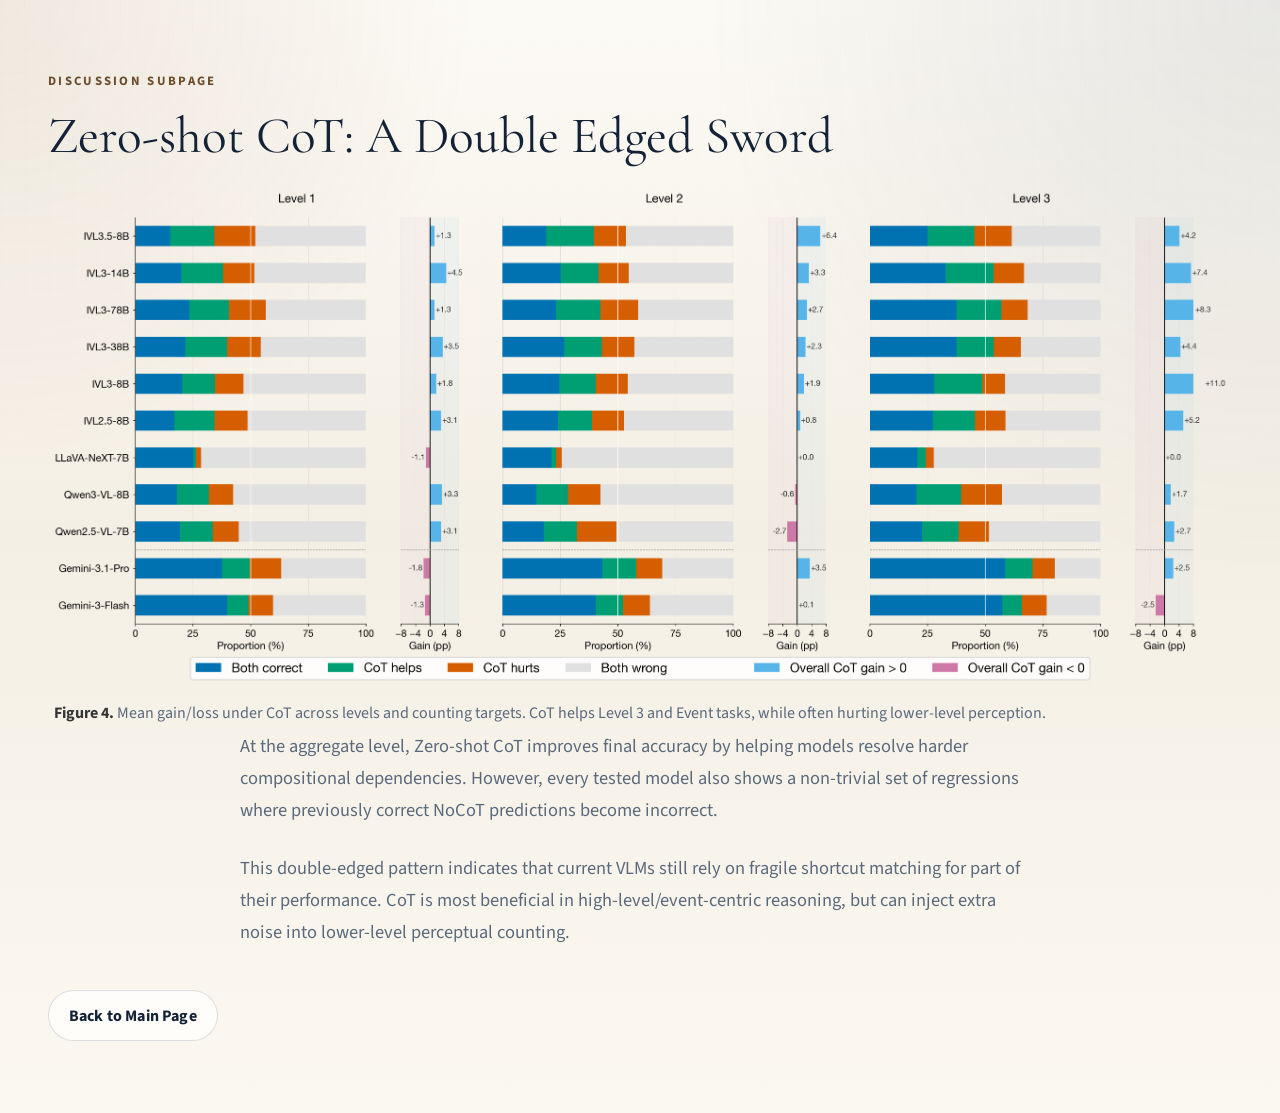
<file: discussion-cot-tradeoff.html>
﻿<!DOCTYPE html>
<html lang="en">
<head>
  <meta charset="utf-8">
  <meta name="viewport" content="width=device-width, initial-scale=1">
  <title>Discussion | Zero-shot CoT: A Double Edged Sword | VidNum-1.4K</title>
  <link rel="preconnect" href="https://fonts.googleapis.com">
  <link rel="preconnect" href="https://fonts.gstatic.com" crossorigin>
  <link href="https://fonts.googleapis.com/css2?family=Cormorant+Garamond:wght@500;600;700&family=Source+Sans+3:wght@400;500;600;700&display=swap" rel="stylesheet">
  <link rel="stylesheet" href="static/css/bulma.min.css">
  <link rel="stylesheet" href="static/css/index.css">
</head>
<body>
  <main class="section">
    <div class="container is-max-widescreen subpage-shell">
      <p class="section-label">Discussion Subpage</p>
      <h1 class="subpage-title">Zero-shot CoT: A Double Edged Sword</h1>
      <figure class="transparent-figure">
        <img src="static/images/paper_figures/Figure4.png" alt="CoT gain/loss analysis" loading="lazy">
        <figcaption><strong>Figure 4.</strong> Mean gain/loss under CoT across levels and counting targets. CoT helps Level 3 and Event tasks, while often hurting lower-level perception.</figcaption>
      </figure>
      <p class="hero-summary">At the aggregate level, Zero-shot CoT improves final accuracy by helping models resolve harder compositional dependencies. However, every tested model also shows a non-trivial set of regressions where previously correct NoCoT predictions become incorrect.</p>
      <p class="hero-summary">This double-edged pattern indicates that current VLMs still rely on fragile shortcut matching for part of their performance. CoT is most beneficial in high-level/event-centric reasoning, but can inject extra noise into lower-level perceptual counting.</p>
      <a class="button cta-button cta-secondary subpage-back" href="index.html#leaderboard">Back to Main Page</a>
    </div>
  </main>
</body>
</html>
</file>
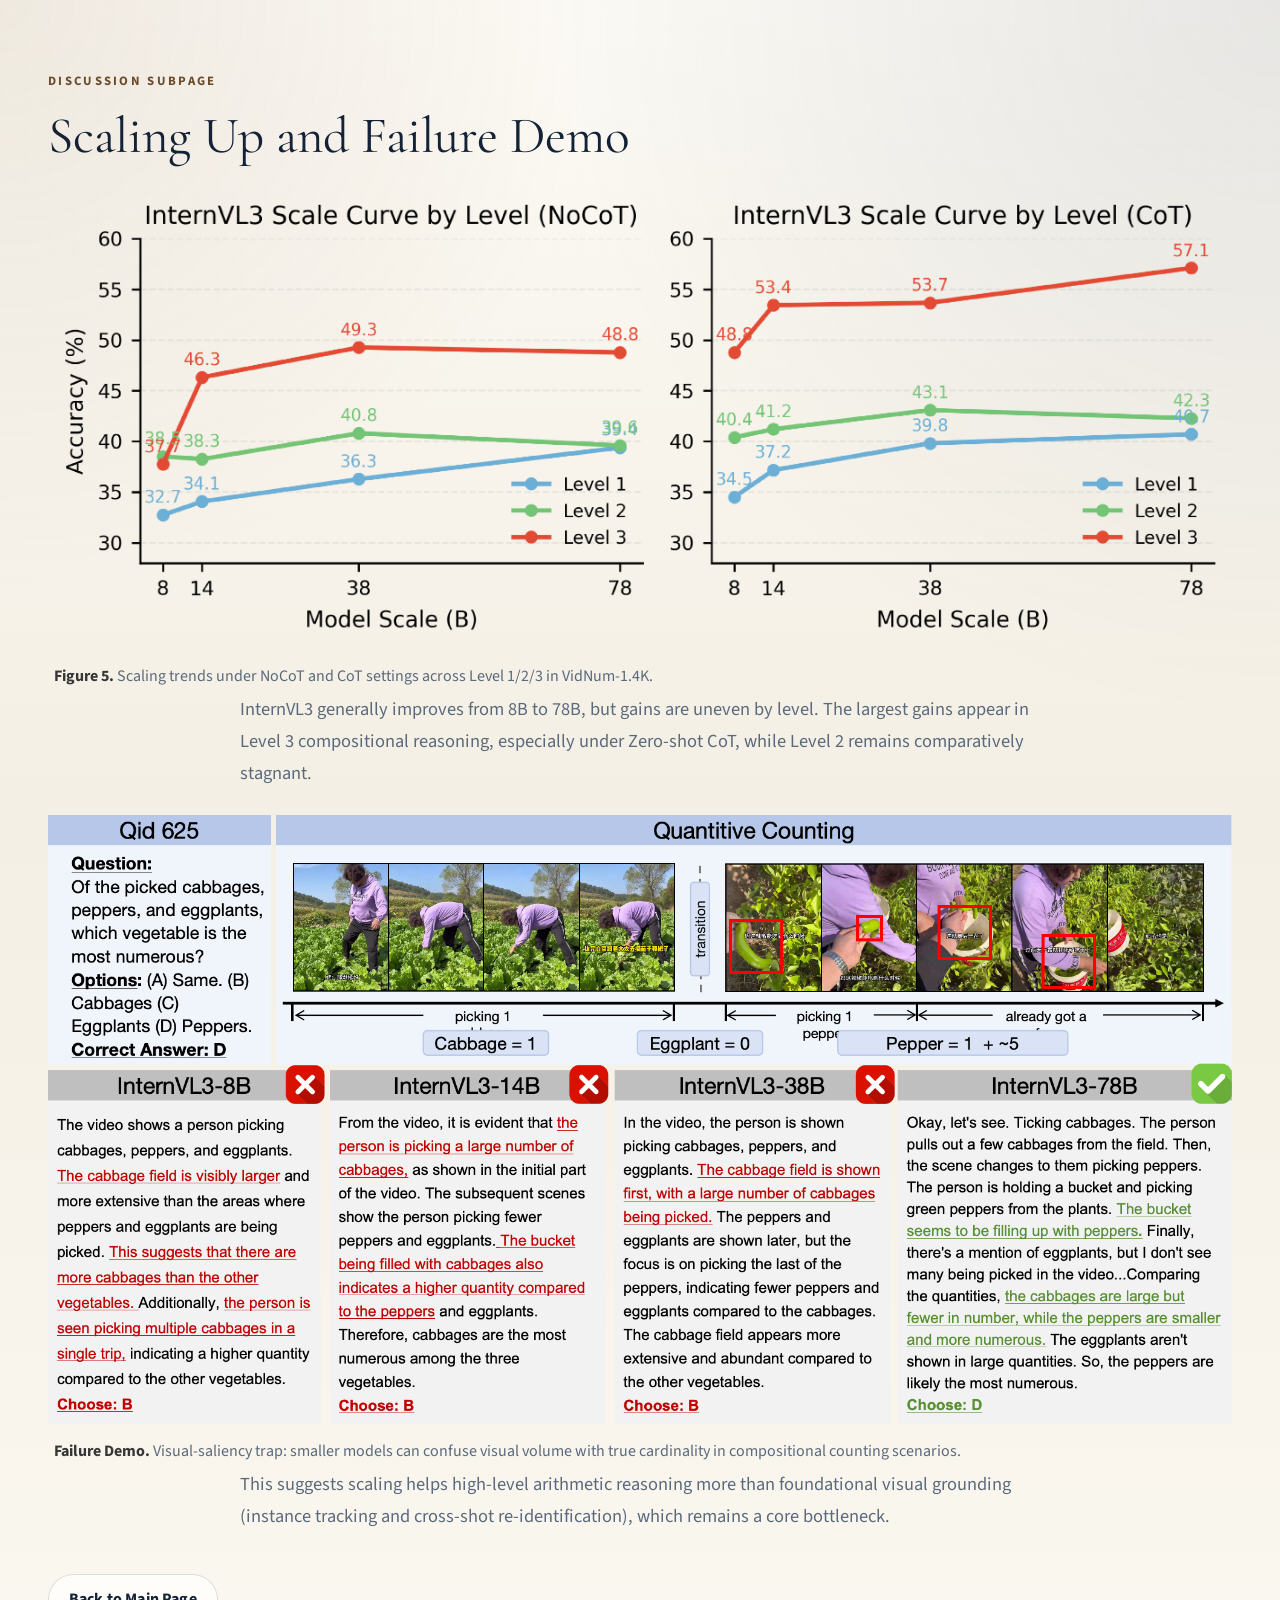
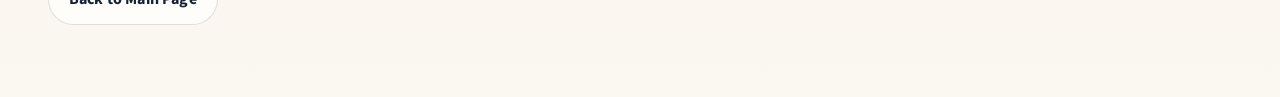
<file: discussion-scaling.html>
﻿<!DOCTYPE html>
<html lang="en">
<head>
  <meta charset="utf-8">
  <meta name="viewport" content="width=device-width, initial-scale=1">
  <title>Discussion | Scaling + Failure Demo | VidNum-1.4K</title>
  <link rel="preconnect" href="https://fonts.googleapis.com">
  <link rel="preconnect" href="https://fonts.gstatic.com" crossorigin>
  <link href="https://fonts.googleapis.com/css2?family=Cormorant+Garamond:wght@500;600;700&family=Source+Sans+3:wght@400;500;600;700&display=swap" rel="stylesheet">
  <link rel="stylesheet" href="static/css/bulma.min.css">
  <link rel="stylesheet" href="static/css/index.css">
</head>
<body>
  <main class="section">
    <div class="container is-max-widescreen subpage-shell">
      <p class="section-label">Discussion Subpage</p>
      <h1 class="subpage-title">Scaling Up and Failure Demo</h1>
      <figure class="transparent-figure">
        <img src="static/images/paper_figures/Figure5.png" alt="Scaling trend analysis" loading="lazy">
        <figcaption><strong>Figure 5.</strong> Scaling trends under NoCoT and CoT settings across Level 1/2/3 in VidNum-1.4K.</figcaption>
      </figure>
      <p class="hero-summary">InternVL3 generally improves from 8B to 78B, but gains are uneven by level. The largest gains appear in Level 3 compositional reasoning, especially under Zero-shot CoT, while Level 2 remains comparatively stagnant.</p>
      <figure class="transparent-figure" style="margin-top: 1.2rem;">
        <img src="static/images/paper_figures/Figure6.png" alt="Failure demo analysis" loading="lazy">
        <figcaption><strong>Failure Demo.</strong> Visual-saliency trap: smaller models can confuse visual volume with true cardinality in compositional counting scenarios.</figcaption>
      </figure>
      <p class="hero-summary">This suggests scaling helps high-level arithmetic reasoning more than foundational visual grounding (instance tracking and cross-shot re-identification), which remains a core bottleneck.</p>
      <a class="button cta-button cta-secondary subpage-back" href="index.html#leaderboard">Back to Main Page</a>
    </div>
  </main>
</body>
</html>
</file>
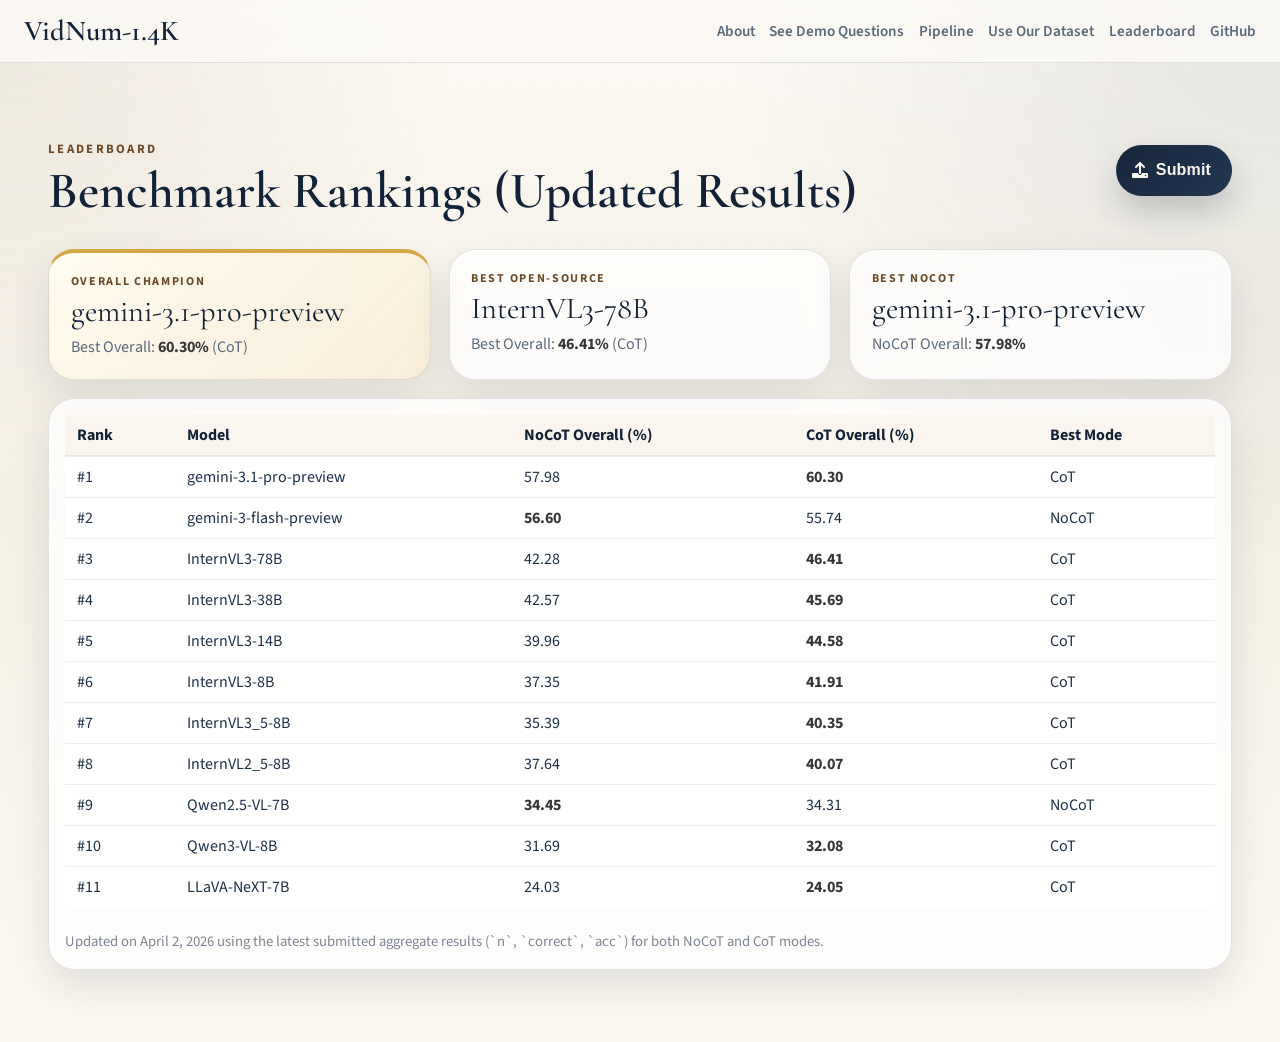
<file: leaderboard.html>
﻿<!DOCTYPE html>
<html lang="en">
<head>
  <meta charset="utf-8">
  <meta name="viewport" content="width=device-width, initial-scale=1">
  <meta name="description" content="VidNum-1.4K leaderboard page.">
  <title>VidNum-1.4K | Leaderboard</title>
  <link rel="preconnect" href="https://fonts.googleapis.com">
  <link rel="preconnect" href="https://fonts.gstatic.com" crossorigin>
  <link href="https://fonts.googleapis.com/css2?family=Cormorant+Garamond:wght@500;600;700&family=Source+Sans+3:wght@400;500;600;700&display=swap" rel="stylesheet">
  <link rel="stylesheet" href="static/css/bulma.min.css">
  <link rel="stylesheet" href="static/css/index.css">
  <link rel="stylesheet" href="https://cdnjs.cloudflare.com/ajax/libs/font-awesome/6.0.0/css/all.min.css">
</head>
<body>
  <header class="top-nav-wrap">
    <nav class="top-nav container is-max-widescreen" aria-label="Main navigation">
      <a class="top-nav-brand" href="index.html">VidNum-1.4K</a>
      <div class="top-nav-links">
        <a href="index.html#about-vidnum">About</a>
        <a href="index.html#demo-questions">See Demo Questions</a>
        <a href="index.html#manual-pipeline">Pipeline</a>
        <a href="use-dataset.html">Use Our Dataset</a>
        <a href="leaderboard.html">Leaderboard</a>
        <a href="https://github.com/VidNumTeam/VidNum.git" target="_blank" rel="noopener noreferrer">GitHub</a>
      </div>
    </nav>
  </header>

  <main class="nav-offset">
    <section class="section" id="leaderboard">
      <div class="container is-max-widescreen">
        <div class="section-heading-row">
          <div class="section-heading">
            <p class="section-label">Leaderboard</p>
            <h1 class="title is-3">Benchmark Rankings (Updated Results)</h1>
          </div>
          <button type="button" class="button cta-button cta-primary leaderboard-submit-btn" id="openSubmissionModalBtn">
            <span class="icon"><i class="fas fa-upload"></i></span>
            <span>Submit</span>
          </button>
        </div>

        <div class="podium-grid">
          <article class="podium-card podium-gold">
            <p class="podium-title">Overall Champion</p>
            <h3>gemini-3.1-pro-preview</h3>
            <p class="podium-score">Best Overall: <strong>60.30%</strong> (CoT)</p>
          </article>
          <article class="podium-card">
            <p class="podium-title">Best Open-source</p>
            <h3>InternVL3-78B</h3>
            <p class="podium-score">Best Overall: <strong>46.41%</strong> (CoT)</p>
          </article>
          <article class="podium-card">
            <p class="podium-title">Best NoCoT</p>
            <h3>gemini-3.1-pro-preview</h3>
            <p class="podium-score">NoCoT Overall: <strong>57.98%</strong></p>
          </article>
        </div>

        <div class="table-shell">
          <table class="table is-fullwidth leaderboard-table">
            <thead>
              <tr>
                <th>Rank</th>
                <th>Model</th>
                <th>NoCoT Overall (%)</th>
                <th>CoT Overall (%)</th>
                <th>Best Mode</th>
              </tr>
            </thead>
            <tbody>
              <tr><td>#1</td><td>gemini-3.1-pro-preview</td><td>57.98</td><td><strong>60.30</strong></td><td>CoT</td></tr>
              <tr><td>#2</td><td>gemini-3-flash-preview</td><td><strong>56.60</strong></td><td>55.74</td><td>NoCoT</td></tr>
              <tr><td>#3</td><td>InternVL3-78B</td><td>42.28</td><td><strong>46.41</strong></td><td>CoT</td></tr>
              <tr><td>#4</td><td>InternVL3-38B</td><td>42.57</td><td><strong>45.69</strong></td><td>CoT</td></tr>
              <tr><td>#5</td><td>InternVL3-14B</td><td>39.96</td><td><strong>44.58</strong></td><td>CoT</td></tr>
              <tr><td>#6</td><td>InternVL3-8B</td><td>37.35</td><td><strong>41.91</strong></td><td>CoT</td></tr>
              <tr><td>#7</td><td>InternVL3_5-8B</td><td>35.39</td><td><strong>40.35</strong></td><td>CoT</td></tr>
              <tr><td>#8</td><td>InternVL2_5-8B</td><td>37.64</td><td><strong>40.07</strong></td><td>CoT</td></tr>
              <tr><td>#9</td><td>Qwen2.5-VL-7B</td><td><strong>34.45</strong></td><td>34.31</td><td>NoCoT</td></tr>
              <tr><td>#10</td><td>Qwen3-VL-8B</td><td>31.69</td><td><strong>32.08</strong></td><td>CoT</td></tr>
              <tr><td>#11</td><td>LLaVA-NeXT-7B</td><td>24.03</td><td><strong>24.05</strong></td><td>CoT</td></tr>
            </tbody>
          </table>
          <p class="table-note">Updated on April 2, 2026 using the latest submitted aggregate results (`n`, `correct`, `acc`) for both NoCoT and CoT modes.</p>
        </div>
      </div>
    </section>
  </main>

  <div class="submission-modal" id="submissionModal" aria-hidden="true">
    <div class="submission-modal-backdrop" id="closeSubmissionModalBackdrop"></div>
    <div class="submission-modal-content" role="dialog" aria-modal="true" aria-label="Upload model results">
      <button type="button" class="submission-modal-close" id="closeSubmissionModalBtn" aria-label="Close">
        <i class="fas fa-times"></i>
      </button>
      <div class="submission-disabled-overlay" aria-live="polite">
        <div class="submission-disabled-notice">
          <p class="submission-disabled-title">Submission is temporarily unavailable</p>
          <p class="submission-disabled-text">Leaderboard submission is not supported yet. We are improving this feature now.</p>
          <p class="submission-disabled-text">当前暂不支持上传结果，我们正在完善中。</p>
        </div>
      </div>
      <div class="submission-shell" id="submit-results">
        <div class="submission-head">
          <p class="section-label">Upload Your Model Results</p>
          <h3>Submit to the VidNum-1.4K Ladder</h3>
          <p>Fill in your scores and upload your result file. This page will generate a standardized submission package for benchmark maintainers.</p>
        </div>
        <form id="submissionForm" class="submission-form">
          <div class="field-grid">
            <label><span>Model Name</span><input id="modelName" type="text" required placeholder="e.g., MyVLM-32B"></label>
            <label><span>Team / Affiliation</span><input id="affiliation" type="text" placeholder="e.g., ABC Lab"></label>
            <label><span>Protocol</span><select id="protocol"><option value="CoT">CoT</option><option value="NoCoT">NoCoT</option><option value="Both">Both</option></select></label>
            <label><span>Result File</span><input id="resultFile" type="file" accept=".csv,.xlsx,.json,.txt"></label>
          </div>
          <div class="score-grid">
            <label><span>L1 Avg</span><input id="l1Score" type="number" min="0" max="100" step="0.01" required></label>
            <label><span>L2 Avg</span><input id="l2Score" type="number" min="0" max="100" step="0.01" required></label>
            <label><span>L3 Avg</span><input id="l3Score" type="number" min="0" max="100" step="0.01" required></label>
            <label><span>Overall</span><input id="overallScore" type="number" min="0" max="100" step="0.01" required></label>
          </div>
          <div class="submission-actions">
            <button type="button" class="button cta-button cta-primary" id="generateSubmissionBtn">Generate Submission JSON</button>
            <button type="button" class="button cta-button cta-secondary" id="copySubmissionBtn">Copy Submission Text</button>
          </div>
          <p id="submissionStatus" class="submission-status"></p>
          <pre id="submissionPreview" class="submission-preview"></pre>
        </form>
      </div>
    </div>
  </div>

  <script defer src="static/js/index.js"></script>
</body>
</html>
</file>
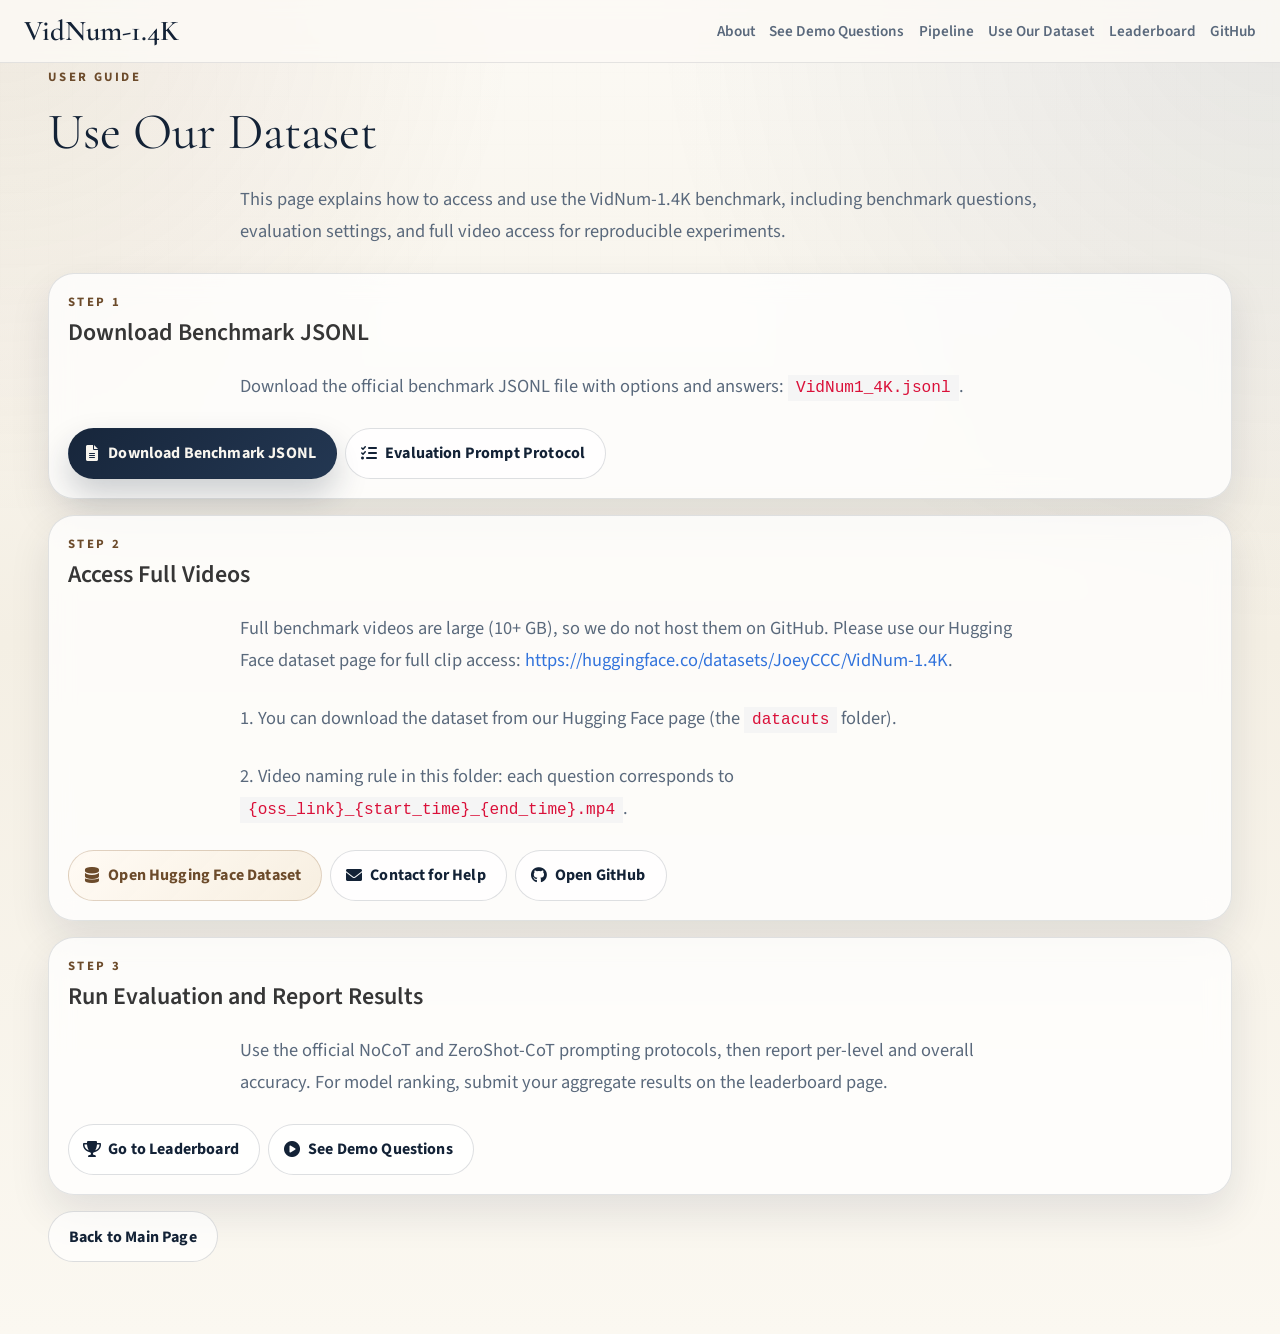
<file: use-dataset.html>
<!DOCTYPE html>
<html lang="en">
<head>
  <meta charset="utf-8">
  <meta name="viewport" content="width=device-width, initial-scale=1">
  <meta name="description" content="How to download and use the VidNum-1.4K benchmark dataset.">
  <title>Use Our Dataset | VidNum-1.4K</title>
  <link rel="preconnect" href="https://fonts.googleapis.com">
  <link rel="preconnect" href="https://fonts.gstatic.com" crossorigin>
  <link href="https://fonts.googleapis.com/css2?family=Cormorant+Garamond:wght@500;600;700&family=Source+Sans+3:wght@400;500;600;700&display=swap" rel="stylesheet">
  <link rel="stylesheet" href="static/css/bulma.min.css">
  <link rel="stylesheet" href="static/css/index.css">
  <link rel="stylesheet" href="https://cdnjs.cloudflare.com/ajax/libs/font-awesome/6.0.0/css/all.min.css">
</head>
<body>
  <header class="top-nav-wrap">
    <nav class="top-nav container is-max-widescreen" aria-label="Main navigation">
      <a class="top-nav-brand" href="index.html">VidNum-1.4K</a>
      <div class="top-nav-links">
        <a href="index.html#about-vidnum">About</a>
        <a href="index.html#demo-questions">See Demo Questions</a>
        <a href="index.html#manual-pipeline">Pipeline</a>
        <a href="use-dataset.html">Use Our Dataset</a>
        <a href="leaderboard.html">Leaderboard</a>
        <a href="https://github.com/VidNumTeam/VidNum.git" target="_blank" rel="noopener noreferrer">GitHub</a>
      </div>
    </nav>
  </header>

  <main class="section nav-offset">
    <div class="container is-max-widescreen subpage-shell">
      <p class="section-label">User Guide</p>
      <h1 class="subpage-title">Use Our Dataset</h1>
      <p class="hero-summary">
        This page explains how to access and use the VidNum-1.4K benchmark, including benchmark questions,
        evaluation settings, and full video access for reproducible experiments.
      </p>

      <div class="submission-shell" style="padding:1.2rem; margin-top:1rem;">
        <p class="section-label">Step 1</p>
        <h2 class="title is-4" style="margin-top:0.2rem;">Download Benchmark JSONL</h2>
        <p class="hero-summary" style="margin-top:0.6rem;">
          Download the official benchmark JSONL file with options and answers:
          <code>VidNum1_4K.jsonl</code>.
        </p>
        <div class="buttons">
          <a href="static/downloads/VidNum1_4K.jsonl" class="button cta-button cta-primary" download>
            <span class="icon"><i class="fas fa-file-lines"></i></span>
            <span>Download Benchmark JSONL</span>
          </a>
          <a href="discussion-prompt-protocol.html" class="button cta-button cta-secondary">
            <span class="icon"><i class="fas fa-list-check"></i></span>
            <span>Evaluation Prompt Protocol</span>
          </a>
        </div>
      </div>

      <div class="submission-shell" style="padding:1.2rem; margin-top:1rem;">
        <p class="section-label">Step 2</p>
        <h2 class="title is-4" style="margin-top:0.2rem;">Access Full Videos</h2>
        <p class="hero-summary" style="margin-top:0.6rem;">
          Full benchmark videos are large (10+ GB), so we do not host them on GitHub.
          Please use our Hugging Face dataset page for full clip access:
          <a href="https://huggingface.co/datasets/JoeyCCC/VidNum-1.4K" target="_blank" rel="noopener noreferrer">https://huggingface.co/datasets/JoeyCCC/VidNum-1.4K</a>.
        </p>
        <p class="hero-summary" style="margin-top:0.5rem;">1. You can download the dataset from our Hugging Face page (the <code>datacuts</code> folder).</p>
        <p class="hero-summary">2. Video naming rule in this folder: each question corresponds to <code>{oss_link}_{start_time}_{end_time}.mp4</code>.</p>
        <div class="buttons">
          <a href="https://huggingface.co/datasets/JoeyCCC/VidNum-1.4K" class="button cta-button cta-accent" target="_blank" rel="noopener noreferrer">
            <span class="icon"><i class="fas fa-database"></i></span>
            <span>Open Hugging Face Dataset</span>
          </a>
          <a href="mailto:sy-cui@thu.edu.cn?subject=VidNum-1.4K%20Video%20Access%20Request" class="button cta-button cta-secondary">
            <span class="icon"><i class="fas fa-envelope"></i></span>
            <span>Contact for Help</span>
          </a>
          <a href="https://github.com/VidNumTeam/VidNum.git" class="button cta-button cta-secondary" target="_blank" rel="noopener noreferrer">
            <span class="icon"><i class="fab fa-github"></i></span>
            <span>Open GitHub</span>
          </a>
        </div>
      </div>

      <div class="submission-shell" style="padding:1.2rem; margin-top:1rem;">
        <p class="section-label">Step 3</p>
        <h2 class="title is-4" style="margin-top:0.2rem;">Run Evaluation and Report Results</h2>
        <p class="hero-summary" style="margin-top:0.6rem;">
          Use the official NoCoT and ZeroShot-CoT prompting protocols, then report
          per-level and overall accuracy. For model ranking, submit your aggregate results on the leaderboard page.
        </p>
        <div class="buttons">
          <a href="leaderboard.html" class="button cta-button cta-secondary">
            <span class="icon"><i class="fas fa-trophy"></i></span>
            <span>Go to Leaderboard</span>
          </a>
          <a href="index.html#demo-questions" class="button cta-button cta-secondary">
            <span class="icon"><i class="fas fa-circle-play"></i></span>
            <span>See Demo Questions</span>
          </a>
        </div>
      </div>

      <a class="button cta-button cta-secondary subpage-back" href="index.html">Back to Main Page</a>
    </div>
  </main>
</body>
</html>
</file>
<file: static/css/index.css>
:root {
  --ink-strong: #132236;
  --ink: #1f3149;
  --ink-soft: #5a697c;
  --ink-muted: #7d8694;
  --accent: #8a6037;
  --accent-deep: #6c4b2b;
  --paper: #f8f3e9;
  --line: rgba(19, 34, 54, 0.12);
  --line-strong: rgba(19, 34, 54, 0.2);
  --navy-panel: #17263b;
  --navy-panel-soft: #233752;
  --gold: #d4a847;
  --shadow-card: 0 18px 40px rgba(19, 34, 54, 0.1);
  --shadow-deep: 0 30px 80px rgba(19, 34, 54, 0.15);
  --radius-lg: 30px;
  --radius-md: 22px;
  --radius-sm: 14px;
  --transition: 220ms ease;
}

* {
  box-sizing: border-box;
}

html {
  scroll-behavior: smooth;
}

body {
  margin: 0;
  font-family: "Source Sans 3", "Segoe UI", sans-serif;
  color: var(--ink);
  background:
    radial-gradient(circle at top left, rgba(138, 96, 55, 0.11), transparent 28%),
    radial-gradient(circle at top right, rgba(23, 38, 59, 0.09), transparent 34%),
    linear-gradient(180deg, #fcfaf5 0%, #f4efe4 48%, #fbf8f1 100%);
  -webkit-font-smoothing: antialiased;
}

body::before {
  content: "";
  position: fixed;
  inset: 0;
  pointer-events: none;
  background-image: linear-gradient(rgba(19, 34, 54, 0.025) 1px, transparent 1px), linear-gradient(90deg, rgba(19, 34, 54, 0.025) 1px, transparent 1px);
  background-size: 24px 24px;
  mask-image: linear-gradient(180deg, rgba(0, 0, 0, 0.16), transparent 70%);
}

.container.is-max-widescreen {
  max-width: min(1248px, calc(100% - 3rem)) !important;
}

.hero-section {
  padding: 2rem 1.5rem 1.2rem;
}

.hero-panel {
  position: relative;
  overflow: hidden;
  padding: clamp(2rem, 4vw, 3.75rem);
  border: 1px solid var(--line);
  border-radius: var(--radius-lg);
  background: linear-gradient(135deg, rgba(255, 255, 255, 0.9), rgba(248, 243, 233, 0.8));
  box-shadow: var(--shadow-deep);
  backdrop-filter: blur(14px);
  animation: rise-in 700ms ease both;
}

.hero-panel::before {
  content: "";
  position: absolute;
  top: -6rem;
  right: -4rem;
  width: 18rem;
  height: 18rem;
  border-radius: 50%;
  background: radial-gradient(circle, rgba(138, 96, 55, 0.18), rgba(138, 96, 55, 0));
}

.hero-panel::after {
  content: "";
  position: absolute;
  left: -4rem;
  bottom: -8rem;
  width: 20rem;
  height: 20rem;
  border-radius: 50%;
  background: radial-gradient(circle, rgba(23, 38, 59, 0.09), rgba(23, 38, 59, 0));
}

.hero-topline,
.hero-center,
.publication-links,
.highlight-grid,
.footer-layout {
  position: relative;
  z-index: 1;
}

.hero-topline {
  display: flex;
  align-items: center;
  justify-content: center;
  gap: 1rem;
  flex-wrap: wrap;
  margin-bottom: 2rem;
}

.eyebrow-pill {
  display: inline-flex;
  align-items: center;
  padding: 0.5rem 0.9rem;
  border: 1px solid rgba(138, 96, 55, 0.24);
  border-radius: 999px;
  background: rgba(255, 255, 255, 0.72);
  color: var(--accent-deep);
  font-size: 0.78rem;
  font-weight: 700;
  letter-spacing: 0.14em;
  text-transform: uppercase;
}

.eyebrow-copy {
  color: var(--ink-muted);
  font-size: 0.95rem;
}

.hero-center {
  max-width: 66rem;
  margin: 0 auto;
  text-align: center;
}

.hero-kicker {
  margin-bottom: 1.1rem;
  color: var(--accent-deep);
  font-size: 0.84rem;
  font-weight: 700;
  letter-spacing: 0.18em;
  text-transform: uppercase;
}

.publication-title {
  margin-bottom: 1.35rem !important;
  color: var(--ink-strong) !important;
  line-height: 0.95 !important;
}

.publication-name,
.publication-subtitle,
.title.is-3,
.highlight-card h2,
.podium-card h3,
.analysis-card h3,
.level-card h3,
.discussion-link-card h3,
.footer-mark,
.subpage-title {
  font-family: "Cormorant Garamond", Georgia, serif;
}

.publication-name {
  display: block;
  font-size: clamp(4.1rem, 10vw, 6.3rem);
  font-style: italic;
  font-weight: 600;
  letter-spacing: -0.03em;
}

.publication-subtitle {
  display: block;
  margin-top: 0.7rem;
  max-width: 28ch;
  margin-left: auto;
  margin-right: auto;
  font-size: clamp(1.7rem, 3vw, 2.5rem);
  font-weight: 600;
  line-height: 1.05;
}

.hero-summary {
  max-width: 50rem;
  margin: 0 auto 1.6rem;
  color: var(--ink-soft);
  font-size: 1.15rem;
  line-height: 1.75;
}

.author-shell {
  display: inline-flex;
  flex-direction: column;
  align-items: center;
  gap: 0.5rem;
  margin-bottom: 1.1rem;
  padding: 0.8rem 1rem;
  border: 1px solid rgba(19, 34, 54, 0.11);
  border-radius: 18px;
  background: rgba(255, 255, 255, 0.62);
}

.author-row {
  display: flex;
  flex-wrap: wrap;
  justify-content: center;
  gap: 0.5rem;
}

.author-chip {
  display: inline-flex;
  align-items: center;
  padding: 0.38rem 0.74rem;
  border: 1px solid rgba(19, 34, 54, 0.12);
  border-radius: 999px;
  background: rgba(255, 255, 255, 0.86);
  color: var(--ink);
  font-weight: 600;
  font-size: 0.92rem;
  text-decoration: none;
}

.author-chip-lead {
  color: var(--accent-deep);
  border-color: rgba(138, 96, 55, 0.25);
  background: linear-gradient(135deg, rgba(255, 250, 243, 0.92), rgba(247, 238, 223, 0.9));
}

.author-affiliation {
  margin: 0;
  color: var(--ink-soft);
  font-size: 0.9rem;
}

.author-note {
  margin: 0;
  color: var(--ink-muted);
  font-size: 0.82rem;
}

.publication-links {
  display: flex;
  flex-wrap: wrap;
  justify-content: center;
  gap: 0.75rem;
  margin-top: 1.8rem;
}

.cta-button.button {
  min-height: 3.2rem;
  padding: 0.85rem 1.25rem;
  border-radius: 999px;
  border-width: 1px;
  font-weight: 700;
  letter-spacing: 0.01em;
  transition: transform var(--transition), box-shadow var(--transition), background-color var(--transition), border-color var(--transition);
}

.cta-primary {
  border-color: transparent;
  background: linear-gradient(135deg, var(--navy-panel), var(--navy-panel-soft));
  color: #f8f5ee;
  box-shadow: 0 16px 32px rgba(23, 38, 59, 0.21);
}

.cta-primary:hover {
  color: #fff;
  transform: translateY(-2px);
}

.cta-secondary {
  border-color: rgba(19, 34, 54, 0.14);
  background: rgba(255, 255, 255, 0.68);
  color: var(--ink-strong);
}

.cta-secondary:hover {
  transform: translateY(-2px);
  color: var(--ink-strong);
}

.cta-accent {
  border-color: rgba(138, 96, 55, 0.26);
  background: linear-gradient(135deg, rgba(255, 250, 243, 0.95), rgba(247, 238, 223, 0.92));
  color: var(--accent-deep);
}

.cta-accent:hover {
  transform: translateY(-2px);
  color: var(--accent-deep);
}

.section {
  padding: 4.5rem 1.5rem;
}

.section-compact {
  padding-top: 1rem;
  padding-bottom: 2.4rem;
}

.section-soft {
  background: linear-gradient(180deg, rgba(255, 255, 255, 0.38), rgba(255, 255, 255, 0.18));
  border-top: 1px solid rgba(19, 34, 54, 0.05);
  border-bottom: 1px solid rgba(19, 34, 54, 0.05);
}

.section-heading {
  max-width: 54rem;
  margin-bottom: 2rem;
}

.section-heading-row {
  display: flex;
  align-items: flex-start;
  justify-content: space-between;
  gap: 1rem;
}

.leaderboard-submit-btn {
  margin-top: 0.3rem;
}

.section-label {
  margin-bottom: 0.4rem;
  color: var(--accent-deep);
  font-size: 0.8rem;
  font-weight: 700;
  letter-spacing: 0.18em;
  text-transform: uppercase;
}

.title.is-3 {
  margin-bottom: 0 !important;
  color: var(--ink-strong);
  font-size: clamp(2.2rem, 4vw, 3.2rem);
  font-weight: 600 !important;
  line-height: 1;
}

.transparent-figure {
  margin: 0;
}

.transparent-figure img {
  width: 100%;
  height: auto;
  display: block;
}

.transparent-figure figcaption {
  padding: 0.9rem 0.4rem 0.2rem;
  color: var(--ink-soft);
  line-height: 1.65;
}

.podium-grid,
.highlight-grid,
.level-grid,
.discussion-link-grid,
.construction-text-grid,
.field-grid,
.score-grid {
  display: grid;
  gap: 1.1rem;
}

.podium-grid {
  grid-template-columns: repeat(3, minmax(0, 1fr));
  margin-bottom: 1.1rem;
}

.podium-card,
.highlight-card,
.analysis-card,
.table-shell,
.download-shell,
.submission-shell,
.level-card,
.discussion-link-card {
  border: 1px solid var(--line);
  border-radius: 26px;
  background: rgba(255, 255, 255, 0.76);
  box-shadow: var(--shadow-card);
  backdrop-filter: blur(12px);
}

.podium-card {
  padding: 1.25rem 1.35rem;
}

.podium-gold {
  border-top: 4px solid var(--gold);
  background: linear-gradient(135deg, rgba(255, 251, 239, 0.96), rgba(247, 237, 214, 0.9));
}

.podium-title {
  margin: 0 0 0.35rem;
  color: var(--accent-deep);
  font-size: 0.75rem;
  font-weight: 700;
  letter-spacing: 0.14em;
  text-transform: uppercase;
}

.podium-card h3 {
  margin: 0;
  color: var(--ink-strong);
  font-size: 1.9rem;
  line-height: 1.02;
}

.podium-score {
  margin: 0.5rem 0 0;
  color: var(--ink-soft);
}

.table-shell {
  padding: 1rem;
}

.leaderboard-table th,
.leaderboard-table td {
  border-color: rgba(19, 34, 54, 0.08) !important;
  color: var(--ink);
}

.leaderboard-table thead th {
  color: var(--ink-strong);
  font-weight: 700;
  background: rgba(248, 243, 233, 0.7);
}

.table-note {
  margin: 0.7rem 0 0;
  color: var(--ink-muted);
  font-size: 0.92rem;
}

.submission-shell {
  margin-top: 1.2rem;
  padding: 1.25rem;
}

.submission-head h3 {
  margin: 0;
  color: var(--ink-strong);
  font-size: 1.9rem;
  line-height: 1.02;
}

.submission-head p {
  margin-top: 0.45rem;
  color: var(--ink-soft);
}

.submission-form {
  margin-top: 0.9rem;
}

.field-grid {
  grid-template-columns: repeat(2, minmax(0, 1fr));
}

.score-grid {
  margin-top: 0.9rem;
  grid-template-columns: repeat(4, minmax(0, 1fr));
}

.submission-form label {
  display: flex;
  flex-direction: column;
  gap: 0.35rem;
}

.submission-form span {
  color: var(--ink-soft);
  font-size: 0.9rem;
  font-weight: 600;
}

.submission-form input,
.submission-form select {
  height: 2.65rem;
  border: 1px solid rgba(19, 34, 54, 0.2);
  border-radius: 10px;
  background: #fff;
  padding: 0 0.7rem;
  color: var(--ink);
}

.submission-form input[type="file"] {
  padding-top: 0.43rem;
}

.submission-actions {
  display: flex;
  flex-wrap: wrap;
  gap: 0.7rem;
  margin-top: 1rem;
}

.submission-status {
  margin: 0.8rem 0 0;
  color: var(--accent-deep);
  font-weight: 600;
}

.submission-preview {
  margin-top: 0.7rem;
  border: 1px solid rgba(19, 34, 54, 0.1);
  border-radius: 12px;
  background: rgba(255, 255, 255, 0.8);
  padding: 0.8rem;
  color: var(--ink-soft);
  white-space: pre-wrap;
  word-break: break-word;
  min-height: 5rem;
}

.highlight-grid {
  grid-template-columns: repeat(3, minmax(0, 1fr));
}

.highlight-card,
.level-card {
  padding: 1.35rem;
}

.highlight-icon {
  display: inline-flex;
  align-items: center;
  justify-content: center;
  width: 3rem;
  height: 3rem;
  margin-bottom: 1rem;
  border-radius: 50%;
  background: linear-gradient(135deg, rgba(138, 96, 55, 0.16), rgba(19, 34, 54, 0.08));
  color: var(--accent-deep);
}

.highlight-card h2,
.level-card h3 {
  margin-bottom: 0.55rem;
  color: var(--ink-strong);
  font-size: 1.85rem;
  line-height: 1;
}

.highlight-card p,
.level-card p {
  margin: 0;
  color: var(--ink-soft);
  line-height: 1.68;
}

.level-grid {
  grid-template-columns: repeat(3, minmax(0, 1fr));
}

.construction-text-grid {
  margin-top: 1rem;
  grid-template-columns: repeat(3, minmax(0, 1fr));
}

.construction-card {
  border: 1px solid var(--line);
  border-radius: 18px;
  background: rgba(255, 255, 255, 0.74);
  box-shadow: var(--shadow-card);
  padding: 1rem;
}

.construction-card h3 {
  margin: 0 0 0.4rem;
  color: var(--ink-strong);
  font-size: 1.35rem;
  line-height: 1.1;
}

.construction-card p {
  margin: 0;
  color: var(--ink-soft);
  line-height: 1.62;
}

.level-tag,
.discussion-tag {
  margin: 0 0 0.3rem;
  color: var(--accent-deep);
  font-size: 0.75rem;
  font-weight: 700;
  letter-spacing: 0.12em;
  text-transform: uppercase;
}

.analysis-card {
  padding: 1.75rem;
}

.card-label {
  display: inline-flex;
  align-items: center;
  margin-bottom: 1rem;
  color: var(--accent-deep);
  font-size: 0.78rem;
  font-weight: 700;
  letter-spacing: 0.14em;
  text-transform: uppercase;
}

.component-list {
  display: grid;
  gap: 1rem;
}

.component-item {
  display: grid;
  grid-template-columns: 3rem 1fr;
  gap: 1rem;
  align-items: start;
  padding-bottom: 1rem;
  border-bottom: 1px solid rgba(19, 34, 54, 0.08);
}

.component-item:last-child {
  border-bottom: none;
  padding-bottom: 0;
}

.component-index {
  display: inline-flex;
  align-items: center;
  justify-content: center;
  width: 3rem;
  height: 3rem;
  border-radius: 50%;
  background: linear-gradient(135deg, rgba(138, 96, 55, 0.14), rgba(19, 34, 54, 0.08));
  color: var(--accent-deep);
  font-family: "Cormorant Garamond", Georgia, serif;
  font-size: 1.2rem;
  font-weight: 700;
}

.analysis-card h3 {
  margin: 0 0 0.2rem;
  color: var(--ink-strong);
  font-size: 1.45rem;
  line-height: 1.05;
}

.analysis-card p {
  margin: 0;
  color: var(--ink-soft);
  line-height: 1.68;
}

.discussion-link-grid {
  grid-template-columns: repeat(3, minmax(0, 1fr));
}

.discussion-link-card {
  display: block;
  text-decoration: none;
  color: inherit;
  overflow: hidden;
}

.discussion-link-card img {
  width: 100%;
  height: 170px;
  object-fit: cover;
  display: block;
}

.discussion-link-card div {
  padding: 1rem;
}

.discussion-link-card h3 {
  margin: 0 0 0.4rem;
  color: var(--ink-strong);
  font-size: 1.6rem;
  line-height: 1.05;
}

.discussion-link-card p {
  margin: 0;
  color: var(--ink-soft);
  line-height: 1.6;
}

.discussion-link-card:hover {
  transform: translateY(-3px);
}

.download-shell {
  display: flex;
  justify-content: space-between;
  align-items: center;
  gap: 1rem;
  padding: 1.5rem;
}

.download-note {
  margin-top: 0.5rem;
  color: var(--ink-soft);
}

.subpage-shell {
  max-width: 980px;
  margin: 0 auto;
}

.subpage-title {
  margin: 0 0 0.8rem;
  color: var(--ink-strong);
  font-size: clamp(2.2rem, 5vw, 3.2rem);
}

.subpage-back {
  display: inline-flex;
  margin-top: 1rem;
}

.submission-modal {
  position: fixed;
  inset: 0;
  display: none;
  z-index: 1400;
}

.submission-modal.is-open {
  display: block;
}

.submission-modal-backdrop {
  position: absolute;
  inset: 0;
  background: rgba(10, 18, 30, 0.56);
  backdrop-filter: blur(2px);
}

.submission-modal-content {
  position: relative;
  width: min(980px, calc(100% - 2rem));
  max-height: calc(100vh - 2rem);
  margin: 1rem auto;
  overflow: auto;
  border-radius: 24px;
}

.submission-modal-close {
  position: sticky;
  top: 0.7rem;
  float: right;
  margin: 0.7rem 0.7rem 0 0;
  z-index: 3;
  width: 2rem;
  height: 2rem;
  border: 1px solid rgba(19, 34, 54, 0.2);
  border-radius: 999px;
  background: rgba(255, 255, 255, 0.9);
  color: var(--ink-strong);
  cursor: pointer;
}

.submission-disabled-overlay {
  position: absolute;
  inset: 0;
  z-index: 2;
  display: flex;
  justify-content: center;
  align-items: flex-start;
  padding: 2.2rem 1rem 1rem;
  background: rgba(12, 20, 34, 0.22);
  backdrop-filter: blur(4px);
}

.submission-disabled-notice {
  width: min(680px, 100%);
  border: 1px solid rgba(255, 255, 255, 0.36);
  border-radius: 16px;
  background: rgba(255, 255, 255, 0.9);
  box-shadow: 0 12px 30px rgba(19, 34, 54, 0.2);
  padding: 0.95rem 1rem;
}

.submission-disabled-title {
  margin: 0;
  color: var(--ink-strong);
  font-weight: 700;
}

.submission-disabled-text {
  margin: 0.35rem 0 0;
  color: var(--ink-soft);
  line-height: 1.5;
}

.footer {
  padding: 2.8rem 1.5rem 3.5rem;
  background: transparent;
}

.footer-layout {
  display: flex;
  justify-content: space-between;
  gap: 1.4rem;
  padding-top: 1.1rem;
  border-top: 1px solid rgba(19, 34, 54, 0.1);
}

.footer-mark {
  margin-bottom: 0.2rem;
  color: var(--ink-strong);
  font-size: 2rem;
  font-style: italic;
}

.footer-note,
.footer-meta {
  color: var(--ink-muted);
  line-height: 1.7;
}

.footer a {
  color: var(--accent-deep);
  text-decoration: none;
}

.footer a:hover {
  text-decoration: underline;
}

a:focus-visible,
.button:focus-visible,
input:focus-visible,
select:focus-visible {
  outline: 2px solid rgba(138, 96, 55, 0.5);
  outline-offset: 3px;
}

@keyframes rise-in {
  from {
    opacity: 0;
    transform: translateY(24px);
  }
  to {
    opacity: 1;
    transform: translateY(0);
  }
}

@media screen and (max-width: 1023px) {
  .podium-grid,
  .highlight-grid,
  .level-grid,
  .discussion-link-grid,
  .construction-text-grid,
  .field-grid,
  .score-grid {
    grid-template-columns: 1fr;
  }

  .section-heading-row {
    flex-direction: column;
    align-items: flex-start;
  }

  .footer-layout {
    flex-direction: column;
  }

  .download-shell {
    flex-direction: column;
    align-items: flex-start;
  }
}

@media screen and (max-width: 768px) {
  .hero-section,
  .section,
  .footer {
    padding-left: 1rem;
    padding-right: 1rem;
  }

  .container.is-max-widescreen {
    max-width: calc(100% - 1.5rem) !important;
  }

  .hero-panel,
  .podium-card,
  .highlight-card,
  .analysis-card,
  .table-shell,
  .download-shell,
  .submission-shell,
  .level-card,
  .discussion-link-card {
    border-radius: 22px;
  }

  .publication-name {
    font-size: clamp(3.2rem, 15vw, 4.7rem);
  }

  .publication-subtitle {
    font-size: clamp(1.45rem, 7vw, 2rem);
  }

  .hero-summary {
    font-size: 1rem;
  }

  .publication-links {
    flex-direction: column;
    align-items: stretch;
  }

  .publication-links .link-block,
  .publication-links .link-block a {
    width: 100%;
  }

  .submission-modal-content {
    width: calc(100% - 1rem);
    margin: 0.5rem auto;
    max-height: calc(100vh - 1rem);
  }

  .leaderboard-table {
    font-size: 0.92rem;
  }
}

@media print {
  body::before,
  .hero-panel::before,
  .hero-panel::after {
    display: none;
  }

  .hero-panel,
  .podium-card,
  .highlight-card,
  .analysis-card,
  .table-shell,
  .download-shell,
  .submission-shell,
  .level-card,
  .discussion-link-card {
    box-shadow: none;
    background: #fff;
  }
}

/* Navigation */
.top-nav-wrap {
  position: fixed;
  top: 0;
  left: 0;
  right: 0;
  z-index: 1300;
  backdrop-filter: blur(8px);
  background: rgba(252, 250, 245, 0.86);
  border-bottom: 1px solid rgba(19, 34, 54, 0.1);
}

.top-nav {
  min-height: 62px;
  display: flex;
  align-items: center;
  justify-content: space-between;
  gap: 1rem;
}

.top-nav-brand {
  color: var(--ink-strong);
  text-decoration: none;
  font-family: "Cormorant Garamond", Georgia, serif;
  font-size: 1.8rem;
  font-weight: 600;
}

.top-nav-links {
  display: flex;
  align-items: center;
  flex-wrap: wrap;
  gap: 0.9rem;
}

.top-nav-links a {
  color: var(--ink-soft);
  text-decoration: none;
  font-weight: 600;
  font-size: 0.95rem;
}

.top-nav-links a:hover {
  color: var(--accent-deep);
}

.nav-offset {
  padding-top: 68px;
}

.level-grid-about {
  margin-top: 1.2rem;
}

.level-card-l1 {
  border-top: 4px solid #5a9b66;
}

.level-card-l2 {
  border-top: 4px solid #d58a2d;
}

.level-card-l3 {
  border-top: 4px solid #5376d7;
}

.demo-question-grid {
  display: grid;
  gap: 1rem;
}

.demo-question-card {
  position: relative;
  display: flex;
  flex-direction: column;
  gap: 0.75rem;
  border: 1px solid var(--line);
  border-radius: 22px;
  background: rgba(255, 255, 255, 0.76);
  box-shadow: var(--shadow-card);
  padding: 0.9rem;
}

.demo-meta {
  margin: 0;
  color: var(--ink-muted);
  font-size: 0.78rem;
  font-weight: 600;
  letter-spacing: 0.06em;
  text-transform: uppercase;
}

.demo-level-1 {
  border-left: 6px solid #5a9b66;
}

.demo-level-2 {
  border-left: 6px solid #d58a2d;
}

.demo-level-3 {
  border-left: 6px solid #5376d7;
}

.demo-main-row {
  display: grid;
  grid-template-columns: minmax(300px, 44%) 1fr;
  gap: 0.9rem;
}

.demo-video-pane video {
  width: 100%;
  height: 100%;
  min-height: 220px;
  border-radius: 14px;
  background: #0b1220;
}

.demo-text-pane {
  display: flex;
  flex-direction: column;
  gap: 0.35rem;
}

.demo-text-pane p {
  margin: 0;
  color: var(--ink-soft);
  line-height: 1.58;
}

.demo-text-pane p strong {
  color: var(--ink-strong);
}

.demo-reason-pane p {
  margin: 0 0 0.35rem;
  color: var(--ink-soft);
}

.demo-reason-image {
  width: 100%;
  height: auto;
  border-radius: 10px;
  border: 1px solid rgba(19, 34, 54, 0.1);
}

.top-half-figure img {
  width: 100%;
  height: 420px;
  object-fit: cover;
  object-position: top;
}

@media screen and (max-width: 1023px) {
  .top-nav {
    min-height: 56px;
  }

  .top-nav-brand {
    font-size: 1.5rem;
  }

  .demo-main-row {
    grid-template-columns: 1fr;
  }

  .demo-video-pane video {
    min-height: 210px;
  }
}

@media screen and (max-width: 768px) {
  .top-nav {
    align-items: flex-start;
    padding-top: 0.45rem;
    padding-bottom: 0.45rem;
  }

  .top-nav-links {
    gap: 0.65rem;
  }

  .top-nav-links a {
    font-size: 0.88rem;
  }

  .nav-offset {
    padding-top: 86px;
  }

  .top-half-figure img {
    height: 300px;
  }
}

/* Demo Showcase Redesign */
.demo-showcase-shell {
  padding: 1rem;
  border: 1px solid rgba(19, 34, 54, 0.09);
  border-radius: 26px;
  background: linear-gradient(180deg, rgba(255, 255, 255, 0.5), rgba(247, 243, 234, 0.48));
  box-shadow: 0 22px 46px rgba(19, 34, 54, 0.09);
}

.demo-question-grid {
  gap: 1.25rem;
}

.demo-question-card {
  border-width: 1px;
  border-radius: 24px;
  padding: 1.05rem;
  background: linear-gradient(145deg, rgba(255, 255, 255, 0.84), rgba(248, 243, 233, 0.7));
}

.demo-meta {
  margin-bottom: 0.3rem;
  color: var(--ink-muted);
  font-size: 0.76rem;
  letter-spacing: 0.12em;
}

.demo-main-row {
  align-items: stretch;
  gap: 1rem;
}

.demo-video-pane {
  border: 1px solid rgba(19, 34, 54, 0.12);
  border-radius: 14px;
  padding: 0.35rem;
  background: rgba(17, 25, 38, 0.88);
}

.demo-video-pane video {
  min-height: 244px;
}

.demo-text-pane {
  border: 1px solid rgba(19, 34, 54, 0.1);
  border-radius: 14px;
  background: rgba(255, 255, 255, 0.62);
  padding: 0.8rem 0.85rem;
  gap: 0.5rem;
}

.demo-text-pane h3 {
  margin: 0;
  color: var(--ink-strong);
  font-size: 1.2rem;
  line-height: 1.35;
  font-weight: 700;
}

.demo-options {
  font-size: 0.96rem;
}

.demo-answer {
  width: fit-content;
  padding: 0.22rem 0.55rem;
  border: 1px solid rgba(19, 34, 54, 0.12);
  border-radius: 999px;
  background: rgba(255, 255, 255, 0.86);
  color: var(--ink-strong) !important;
  font-weight: 700;
}

.demo-level-1 .demo-answer {
  border-color: rgba(90, 155, 102, 0.35);
  color: #2b6c36 !important;
}

.demo-level-2 .demo-answer {
  border-color: rgba(213, 138, 45, 0.35);
  color: #9a5f16 !important;
}

.demo-level-3 .demo-answer {
  border-color: rgba(83, 118, 215, 0.35);
  color: #2f53b4 !important;
}

.demo-reason-pane {
  margin-top: 0.2rem;
  border: 1px solid rgba(19, 34, 54, 0.1);
  border-radius: 14px;
  background: rgba(255, 255, 255, 0.58);
  padding: 0.62rem;
}

.demo-reason-pane p {
  margin-bottom: 0.45rem;
  font-size: 0.9rem;
  color: var(--ink-soft);
}

.demo-reason-image {
  border-radius: 10px;
}

@media screen and (max-width: 1023px) {
  .demo-showcase-shell {
    padding: 0.65rem;
  }

  .demo-text-pane h3 {
    font-size: 1.08rem;
  }

  .demo-video-pane video {
    min-height: 220px;
  }
}

/* Demo layout refinement (3-column, stronger typography) */
.container.is-max-widescreen.demo-wide {
  max-width: min(1500px, calc(100% - 2rem)) !important;
}

.demo-showcase-shell {
  padding: 1.2rem;
}

.demo-question-grid {
  grid-template-columns: repeat(3, minmax(0, 1fr));
  gap: 1rem;
}

.demo-question-card {
  display: flex;
  flex-direction: column;
  gap: 0.7rem;
  min-height: 100%;
}

.demo-meta {
  margin-bottom: 0.15rem;
  font-size: 0.72rem;
  letter-spacing: 0.12em;
  opacity: 0.9;
}

.demo-video-pane {
  padding: 0.3rem;
}

.demo-video-pane video {
  min-height: 205px;
  max-height: 250px;
}

.demo-text-pane {
  padding: 0.78rem 0.82rem;
  background: rgba(255, 255, 255, 0.68);
}

.demo-text-pane h3 {
  font-family: "Cormorant Garamond", Georgia, serif;
  font-size: 1.55rem;
  line-height: 1.14;
  font-weight: 700;
  color: var(--ink-strong);
}

.demo-options {
  font-size: 1rem;
  line-height: 1.55;
  color: var(--ink) !important;
}

.demo-options strong {
  color: var(--ink-strong);
}

.demo-reason-pane {
  padding: 0.6rem;
}

.demo-reason-pane p {
  font-size: 0.88rem;
  margin-bottom: 0.35rem;
}

.demo-answer {
  margin-top: auto;
  align-self: flex-start;
  font-size: 1.08rem;
  padding: 0.26rem 0.72rem;
  border-width: 2px;
  font-weight: 800;
}

@media screen and (max-width: 1250px) {
  .demo-question-grid {
    grid-template-columns: repeat(2, minmax(0, 1fr));
  }
}

@media screen and (max-width: 900px) {
  .demo-question-grid {
    grid-template-columns: 1fr;
  }

  .demo-video-pane video {
    min-height: 235px;
  }

  .demo-text-pane h3 {
    font-size: 1.36rem;
  }
}

/* Demo vertical layout refinement (requested) */
#demo-questions .demo-question-grid {
  grid-template-columns: 1fr !important;
  gap: 1.2rem !important;
}

#demo-questions .demo-question-card {
  display: grid !important;
  grid-template-columns: minmax(560px, 1.35fr) minmax(280px, 0.75fr);
  grid-template-areas:
    "video text"
    "reason reason";
  align-items: start;
  gap: 0.9rem;
  padding: 1rem !important;
}

#demo-questions .demo-video-pane {
  grid-area: video;
}

#demo-questions .demo-video-pane video {
  min-height: 330px !important;
  max-height: 430px !important;
}

#demo-questions .demo-text-pane {
  grid-area: text;
  padding: 0.85rem 0.9rem !important;
}

#demo-questions .demo-text-pane h3 {
  font-size: 1.72rem !important;
  line-height: 1.16 !important;
}

#demo-questions .demo-options {
  font-size: 1.04rem !important;
}

#demo-questions .demo-answer {
  margin-top: 0.15rem !important;
  font-size: 1.18rem !important;
  padding: 0.3rem 0.8rem !important;
}

#demo-questions .demo-reason-pane {
  grid-area: reason;
  margin-top: 0.1rem;
}

#demo-questions .demo-reason-image {
  width: 100%;
  max-height: 360px;
  object-fit: contain;
  background: rgba(255, 255, 255, 0.72);
}

@media screen and (max-width: 1100px) {
  #demo-questions .demo-question-card {
    grid-template-columns: 1fr;
    grid-template-areas:
      "video"
      "text"
      "reason";
  }

  #demo-questions .demo-video-pane video {
    min-height: 260px !important;
    max-height: 340px !important;
  }

  #demo-questions .demo-text-pane h3 {
    font-size: 1.45rem !important;
  }
}

/* Frontal entrance page */
.frontal-gate {
  position: fixed;
  inset: 0;
  z-index: 2000;
  display: flex;
  align-items: center;
  justify-content: center;
  padding: 1.2rem;
  background:
    radial-gradient(circle at 12% 14%, rgba(138, 96, 55, 0.16), transparent 36%),
    radial-gradient(circle at 88% 10%, rgba(20, 34, 54, 0.13), transparent 34%),
    linear-gradient(180deg, #fdfbf7 0%, #f3eee2 52%, #faf7f0 100%);
  transition: opacity 520ms ease, visibility 520ms ease;
}

.frontal-gate.is-leaving {
  opacity: 0;
}

.frontal-gate.is-hidden {
  visibility: hidden;
  pointer-events: none;
}

.frontal-aura {
  position: absolute;
  width: 26rem;
  height: 26rem;
  border-radius: 999px;
  filter: blur(2px);
  opacity: 0.45;
  animation: frontal-float 7s ease-in-out infinite;
}

.frontal-aura-left {
  left: -8rem;
  bottom: -9rem;
  background: radial-gradient(circle, rgba(138, 96, 55, 0.25), rgba(138, 96, 55, 0));
}

.frontal-aura-right {
  right: -9rem;
  top: -10rem;
  background: radial-gradient(circle, rgba(20, 34, 54, 0.22), rgba(20, 34, 54, 0));
  animation-delay: 1.1s;
}

.frontal-content {
  position: relative;
  width: min(1320px, 100%);
  text-align: center;
  padding: clamp(1.3rem, 2.8vw, 2.6rem);
  border: 1px solid rgba(19, 34, 54, 0.11);
  border-radius: 28px;
  background: rgba(255, 255, 255, 0.68);
  box-shadow: 0 28px 58px rgba(19, 34, 54, 0.12);
  backdrop-filter: blur(10px);
  animation: frontal-rise 720ms ease both;
}

.frontal-gate.is-leaving .frontal-content {
  animation: frontal-exit 560ms ease forwards;
}

.frontal-topline {
  margin-bottom: 1.4rem;
}

.frontal-title {
  margin: 0.15rem 0 0.2rem;
  color: var(--ink-strong);
  font-family: "Cormorant Garamond", Georgia, serif;
  font-size: clamp(4.5rem, 9.4vw, 7rem);
  line-height: 0.92;
  font-style: italic;
  font-weight: 600;
}

.frontal-title-stack {
  width: 100%;
  max-width: min(1040px, 94vw);
  margin: 0 auto;
  display: flex;
  flex-direction: column;
  align-items: center;
}

.frontal-subtitle {
  max-width: 100%;
  margin: 0 auto;
  color: var(--ink-strong);
  font-family: "Cormorant Garamond", Georgia, serif;
  font-size: clamp(1.5rem, 2.35vw, 2rem);
  line-height: 1.08;
  font-weight: 600;
  letter-spacing: 0.004em;
  white-space: nowrap !important;
  display: block;
}

.frontal-summary {
  max-width: 60rem;
  margin: 1rem auto 0.95rem;
  color: var(--ink-soft);
  font-size: clamp(1.02rem, 1.65vw, 1.28rem);
  line-height: 1.62;
}

.frontal-author-shell {
  margin-bottom: 1rem;
}

.frontal-actions {
  display: flex;
  justify-content: center;
  gap: 0.6rem;
  flex-wrap: wrap;
  margin-top: 0.75rem;
}

.frontal-explore-btn {
  box-shadow: 0 12px 30px rgba(20, 34, 54, 0.22);
}

.frontal-hint {
  margin: 0.8rem 0 0;
  color: var(--ink-muted);
  font-size: 0.82rem;
  letter-spacing: 0.14em;
  text-transform: uppercase;
}

.frontal-contact-status {
  min-height: 1.15rem;
  margin: 0.35rem 0 0;
  color: var(--accent-deep);
  font-size: 0.9rem;
  font-weight: 600;
}

@keyframes frontal-rise {
  from {
    opacity: 0;
    transform: translateY(30px) scale(0.985);
  }
  to {
    opacity: 1;
    transform: translateY(0) scale(1);
  }
}

@keyframes frontal-exit {
  from {
    opacity: 1;
    transform: translateY(0) scale(1);
  }
  to {
    opacity: 0;
    transform: translateY(-30px) scale(0.97);
  }
}

@keyframes frontal-float {
  0%,
  100% { transform: translateY(0px); }
  50% { transform: translateY(-14px); }
}

@media screen and (max-width: 900px) {
  .frontal-content {
    border-radius: 20px;
  }

  .frontal-subtitle {
    max-width: 24ch;
    font-size: clamp(1.45rem, 5.6vw, 1.95rem);
    white-space: normal !important;
    display: block;
  }

  .frontal-actions .button {
    width: 100%;
    justify-content: center;
  }
}

/* Final hard override: demo cards must be vertical stack */
body #demo-questions .demo-question-grid {
  grid-template-columns: 1fr !important;
}

body #demo-questions .demo-question-card {
  display: grid !important;
  grid-template-columns: minmax(560px, 1.35fr) minmax(280px, 0.75fr) !important;
  grid-template-areas:
    "video text"
    "reason reason" !important;
}

@media screen and (max-width: 1100px) {
  body #demo-questions .demo-question-card {
    grid-template-columns: 1fr !important;
    grid-template-areas:
      "video"
      "text"
      "reason" !important;
  }
}

/* Frontal title hard lock: desktop must be 2-line stack */
body .frontal-title-stack .frontal-subtitle {
  max-width: 100% !important;
  white-space: nowrap !important;
  display: block !important;
}

@media screen and (max-width: 900px) {
  body .frontal-title-stack .frontal-subtitle {
    white-space: normal !important;
    display: block !important;
  }
}
</file>
